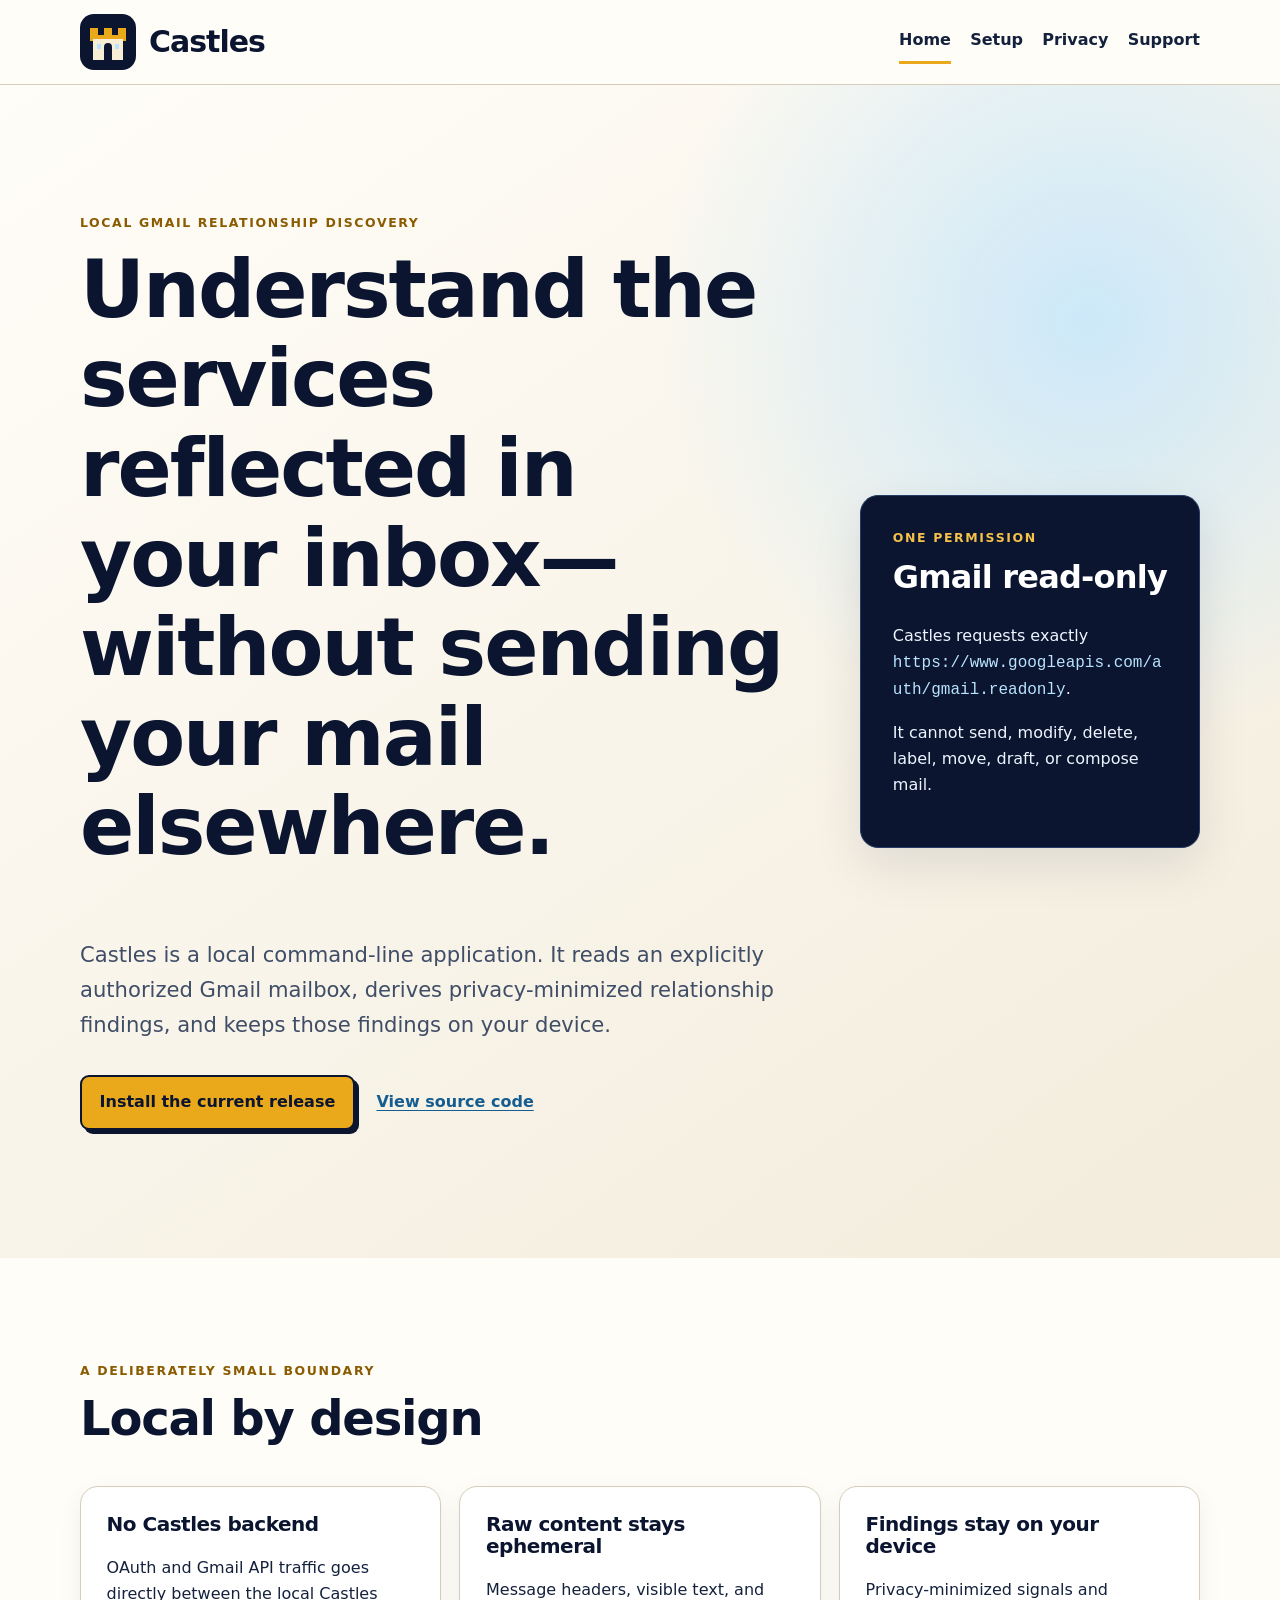
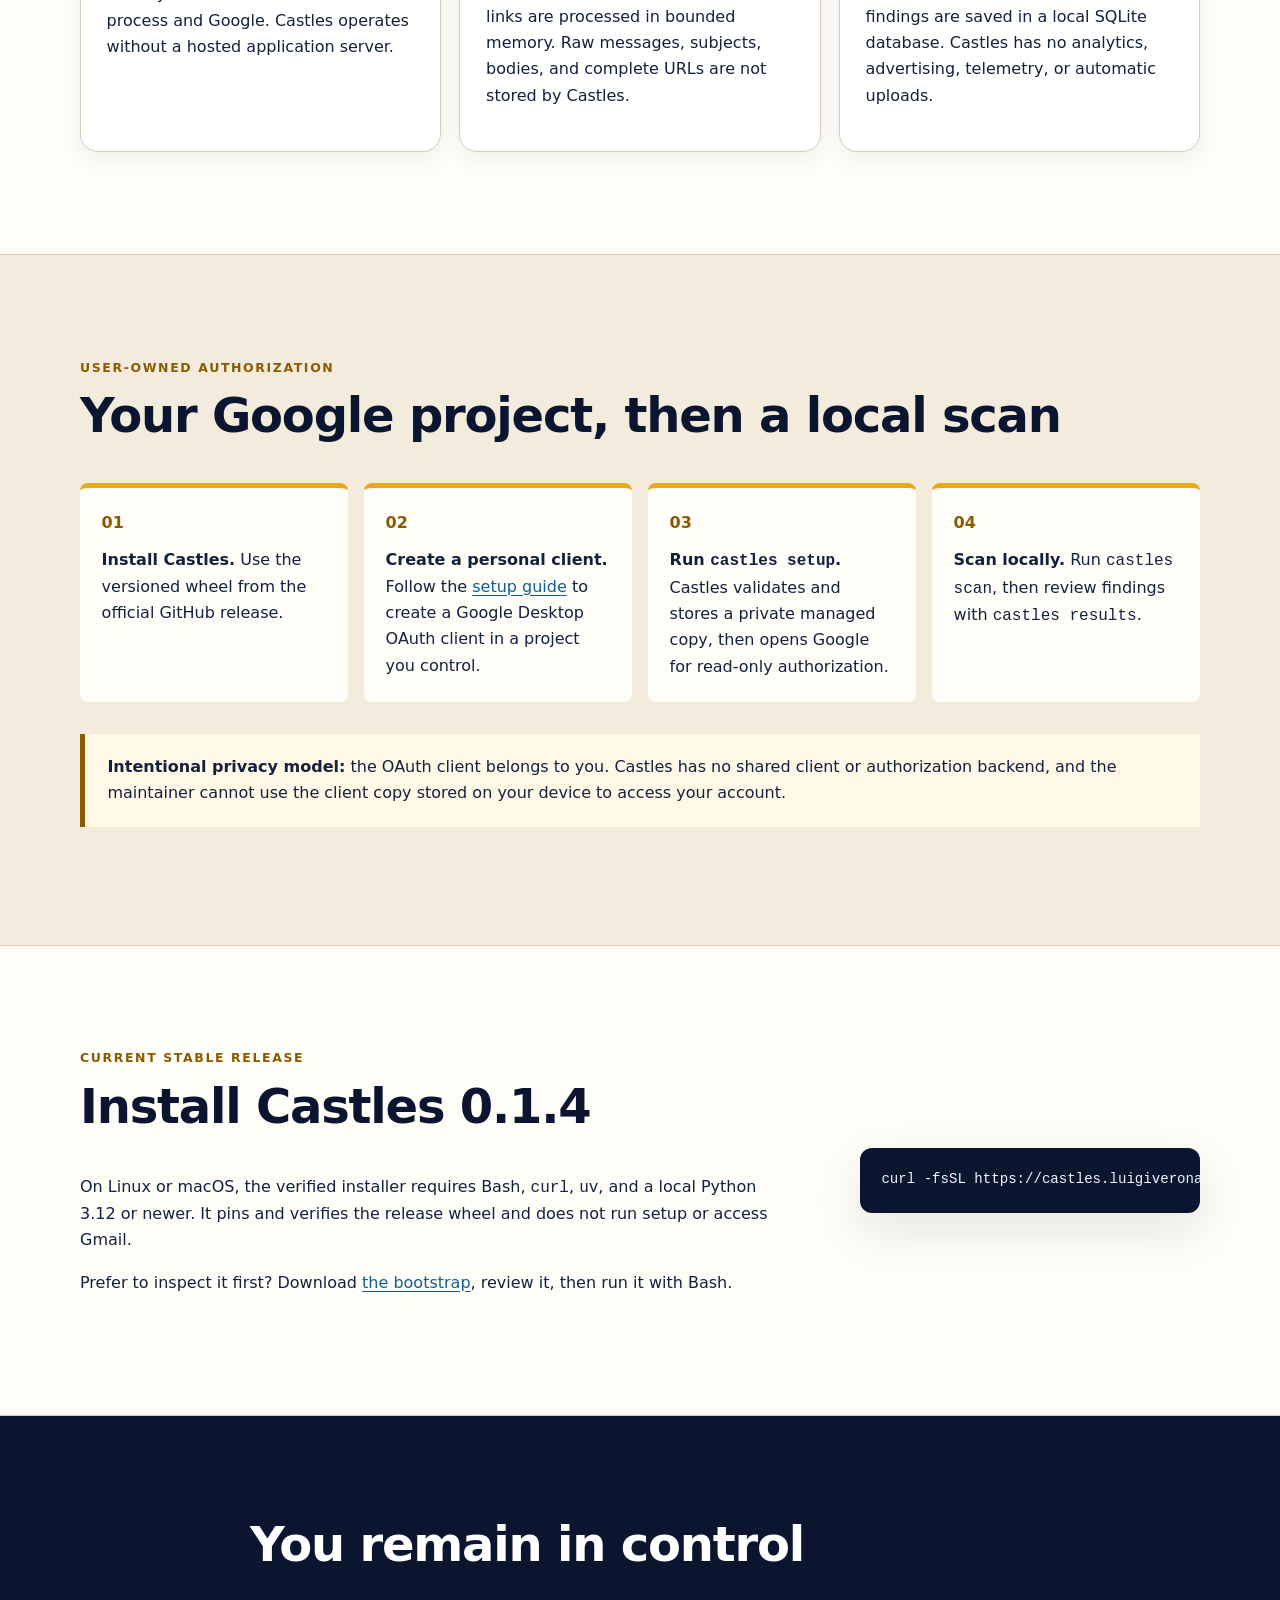
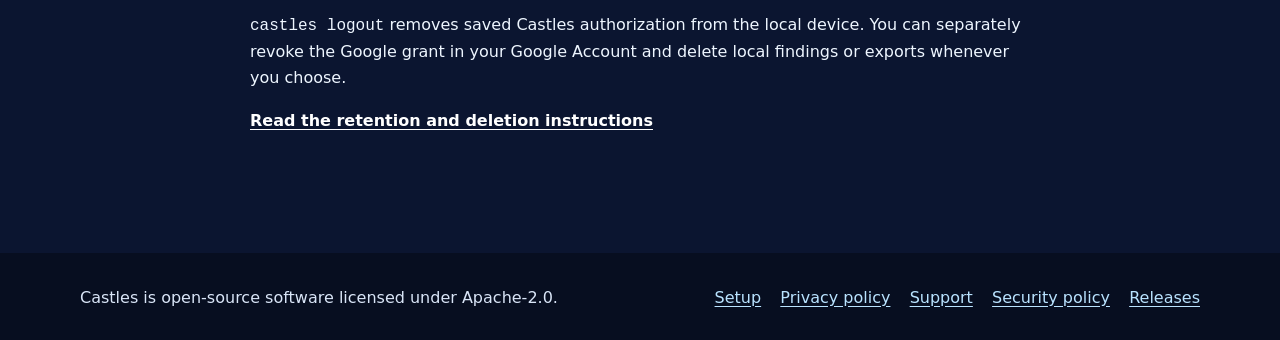
<file: site/index.html>
<!doctype html>
<html lang="en">
<head>
  <meta charset="utf-8">
  <meta name="viewport" content="width=device-width, initial-scale=1">
  <meta name="description" content="Castles is a local command-line application that discovers external entities and relationship indicators in an authorized Gmail mailbox.">
  <meta name="referrer" content="no-referrer">
  <meta http-equiv="Content-Security-Policy" content="default-src 'none'; style-src 'self'; img-src 'self'; script-src 'none'; connect-src 'none'; object-src 'none'; base-uri 'none'; form-action 'none'; frame-src 'none'">
  <link rel="canonical" href="https://castles.luigiverona.dev/">
  <link rel="icon" href="favicon.svg" type="image/svg+xml">
  <link rel="stylesheet" href="style.css">
  <title>Castles — local Gmail relationship discovery</title>
</head>
<body>
  <a class="skip" href="#main">Skip to content</a>
  <header class="site-header">
    <div class="wrap header-row">
      <a class="brand" href="index.html" aria-label="Castles home">
        <img src="logo.svg" width="224" height="56" alt="Castles">
      </a>
      <nav aria-label="Primary navigation">
        <a aria-current="page" href="index.html">Home</a>
        <a href="setup.html">Setup</a>
        <a href="privacy.html">Privacy</a>
        <a href="support.html">Support</a>
      </nav>
    </div>
  </header>

  <main id="main">
    <section class="hero">
      <div class="wrap hero-grid">
        <div>
          <p class="eyebrow">Local Gmail relationship discovery</p>
          <h1>Understand the services reflected in your inbox—without sending your mail elsewhere.</h1>
          <p class="lede">Castles is a local command-line application. It reads an explicitly authorized Gmail mailbox, derives privacy-minimized relationship findings, and keeps those findings on your device.</p>
          <div class="actions">
            <a class="button" href="#install">Install the current release</a>
            <a class="text-link" href="https://github.com/luigiverona/castles">View source code</a>
          </div>
        </div>
        <aside class="scope-card" aria-labelledby="scope-title">
          <p class="card-kicker">One permission</p>
          <h2 id="scope-title">Gmail read-only</h2>
          <p>Castles requests exactly <code>https://www.googleapis.com/auth/gmail.readonly</code>.</p>
          <p>It cannot send, modify, delete, label, move, draft, or compose mail.</p>
        </aside>
      </div>
    </section>

    <section class="section">
      <div class="wrap">
        <p class="eyebrow">A deliberately small boundary</p>
        <h2>Local by design</h2>
        <div class="cards">
          <article>
            <h3>No Castles backend</h3>
            <p>OAuth and Gmail API traffic goes directly between the local Castles process and Google. Castles operates without a hosted application server.</p>
          </article>
          <article>
            <h3>Raw content stays ephemeral</h3>
            <p>Message headers, visible text, and links are processed in bounded memory. Raw messages, subjects, bodies, and complete URLs are not stored by Castles.</p>
          </article>
          <article>
            <h3>Findings stay on your device</h3>
            <p>Privacy-minimized signals and findings are saved in a local SQLite database. Castles has no analytics, advertising, telemetry, or automatic uploads.</p>
          </article>
        </div>
      </div>
    </section>

    <section class="section steps" aria-labelledby="flow-title">
      <div class="wrap">
        <p class="eyebrow">User-owned authorization</p>
        <h2 id="flow-title">Your Google project, then a local scan</h2>
        <ol>
          <li><strong>Install Castles.</strong> Use the versioned wheel from the official GitHub release.</li>
          <li><strong>Create a personal client.</strong> Follow the <a href="setup.html">setup guide</a> to create a Google Desktop OAuth client in a project you control.</li>
          <li><strong>Run <code>castles setup</code>.</strong> Castles validates and stores a private managed copy, then opens Google for read-only authorization.</li>
          <li><strong>Scan locally.</strong> Run <code>castles scan</code>, then review findings with <code>castles results</code>.</li>
        </ol>
        <p class="notice"><strong>Intentional privacy model:</strong> the OAuth client belongs to you. Castles has no shared client or authorization backend, and the maintainer cannot use the client copy stored on your device to access your account.</p>
      </div>
    </section>

    <section class="section" id="install" aria-labelledby="install-title">
      <div class="wrap install-grid">
        <div>
          <p class="eyebrow">Current stable release</p>
          <h2 id="install-title">Install Castles 0.1.4</h2>
          <p>On Linux or macOS, the verified installer requires Bash, <code>curl</code>, <code>uv</code>, and a local Python 3.12 or newer. It pins and verifies the release wheel and does not run setup or access Gmail.</p>
          <p>Prefer to inspect it first? Download <a href="install">the bootstrap</a>, review it, then run it with Bash.</p>
        </div>
        <pre><code>curl -fsSL https://castles.luigiverona.dev/install | bash</code></pre>
      </div>
    </section>

    <section class="section revoke">
      <div class="wrap compact">
        <h2>You remain in control</h2>
        <p><code>castles logout</code> removes saved Castles authorization from the local device. You can separately revoke the Google grant in your Google Account and delete local findings or exports whenever you choose.</p>
        <p><a class="text-link" href="privacy.html#retention">Read the retention and deletion instructions</a></p>
      </div>
    </section>
  </main>

  <footer>
    <div class="wrap footer-grid">
      <p>Castles is open-source software licensed under Apache-2.0.</p>
      <nav aria-label="Footer navigation">
        <a href="setup.html">Setup</a>
        <a href="privacy.html">Privacy policy</a>
        <a href="support.html">Support</a>
        <a href="https://github.com/luigiverona/castles/security/policy">Security policy</a>
        <a href="https://github.com/luigiverona/castles/releases">Releases</a>
      </nav>
    </div>
  </footer>
</body>
</html>
</file>
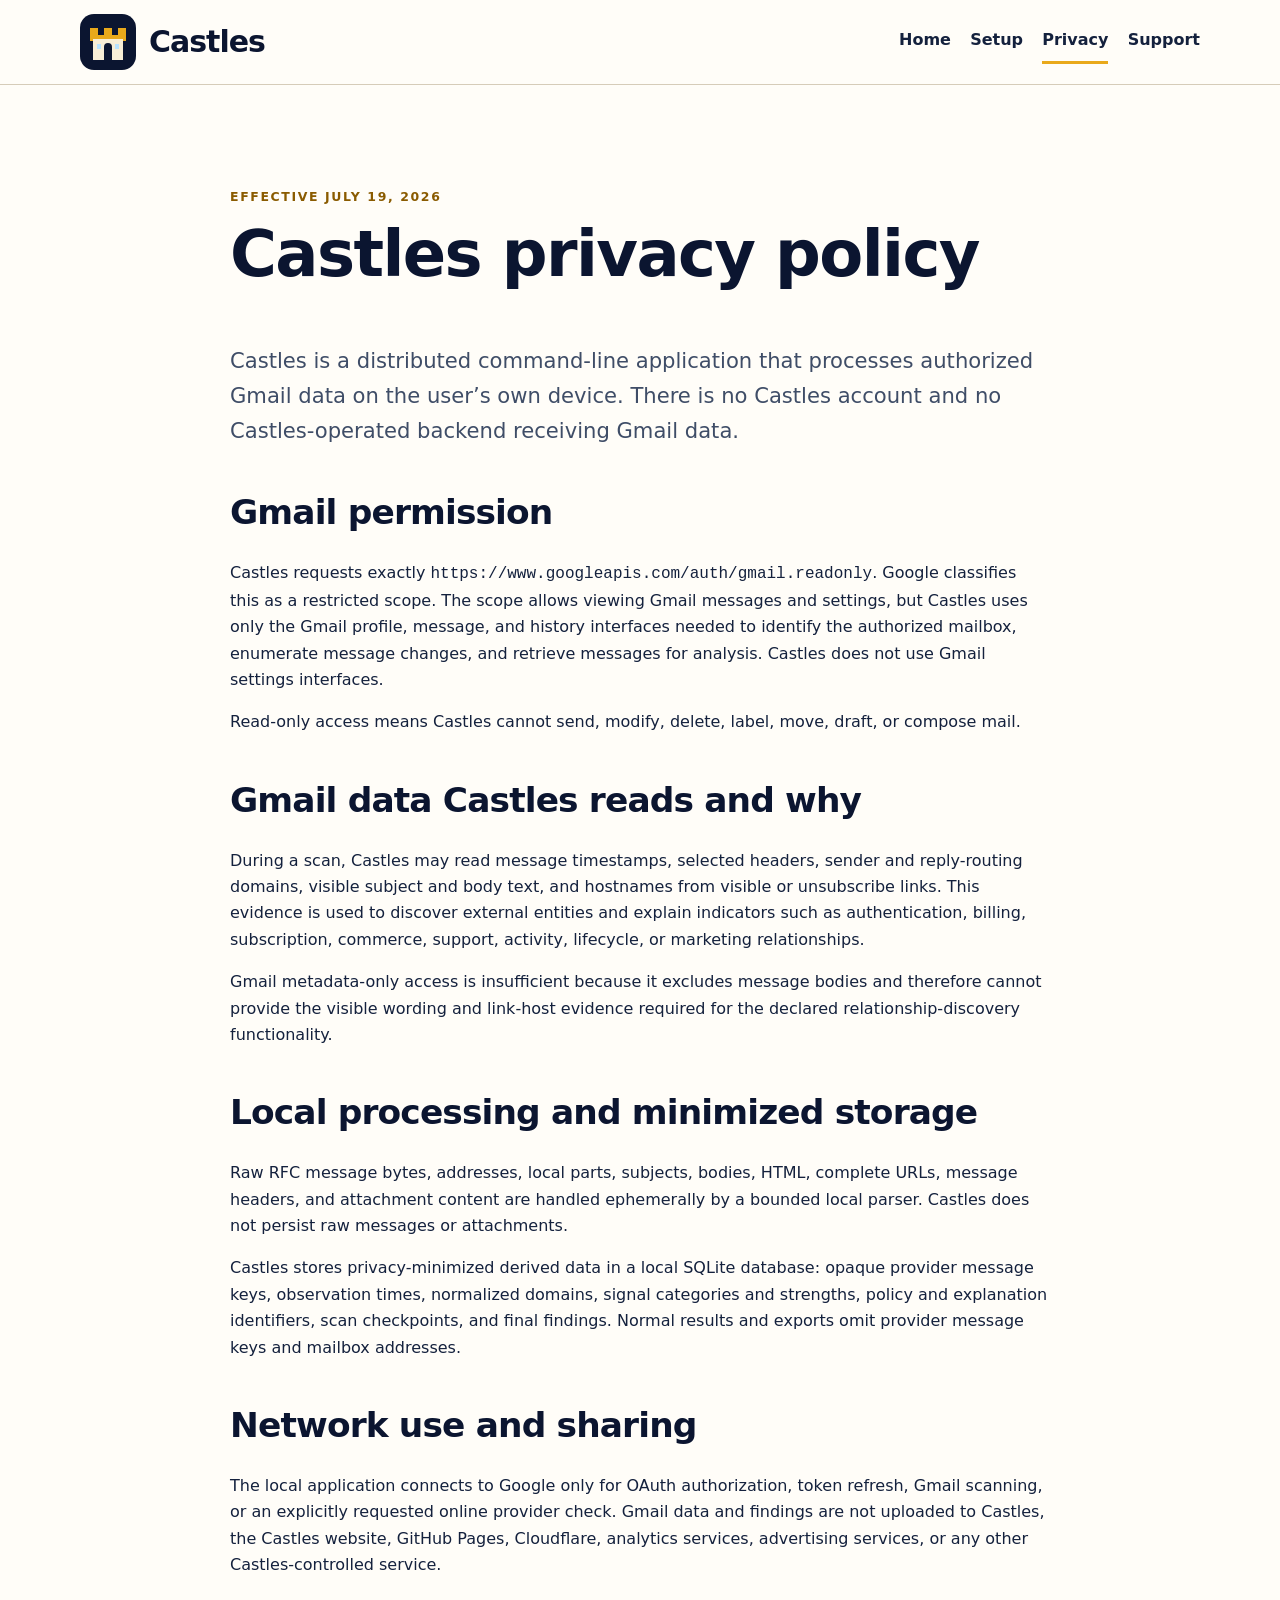
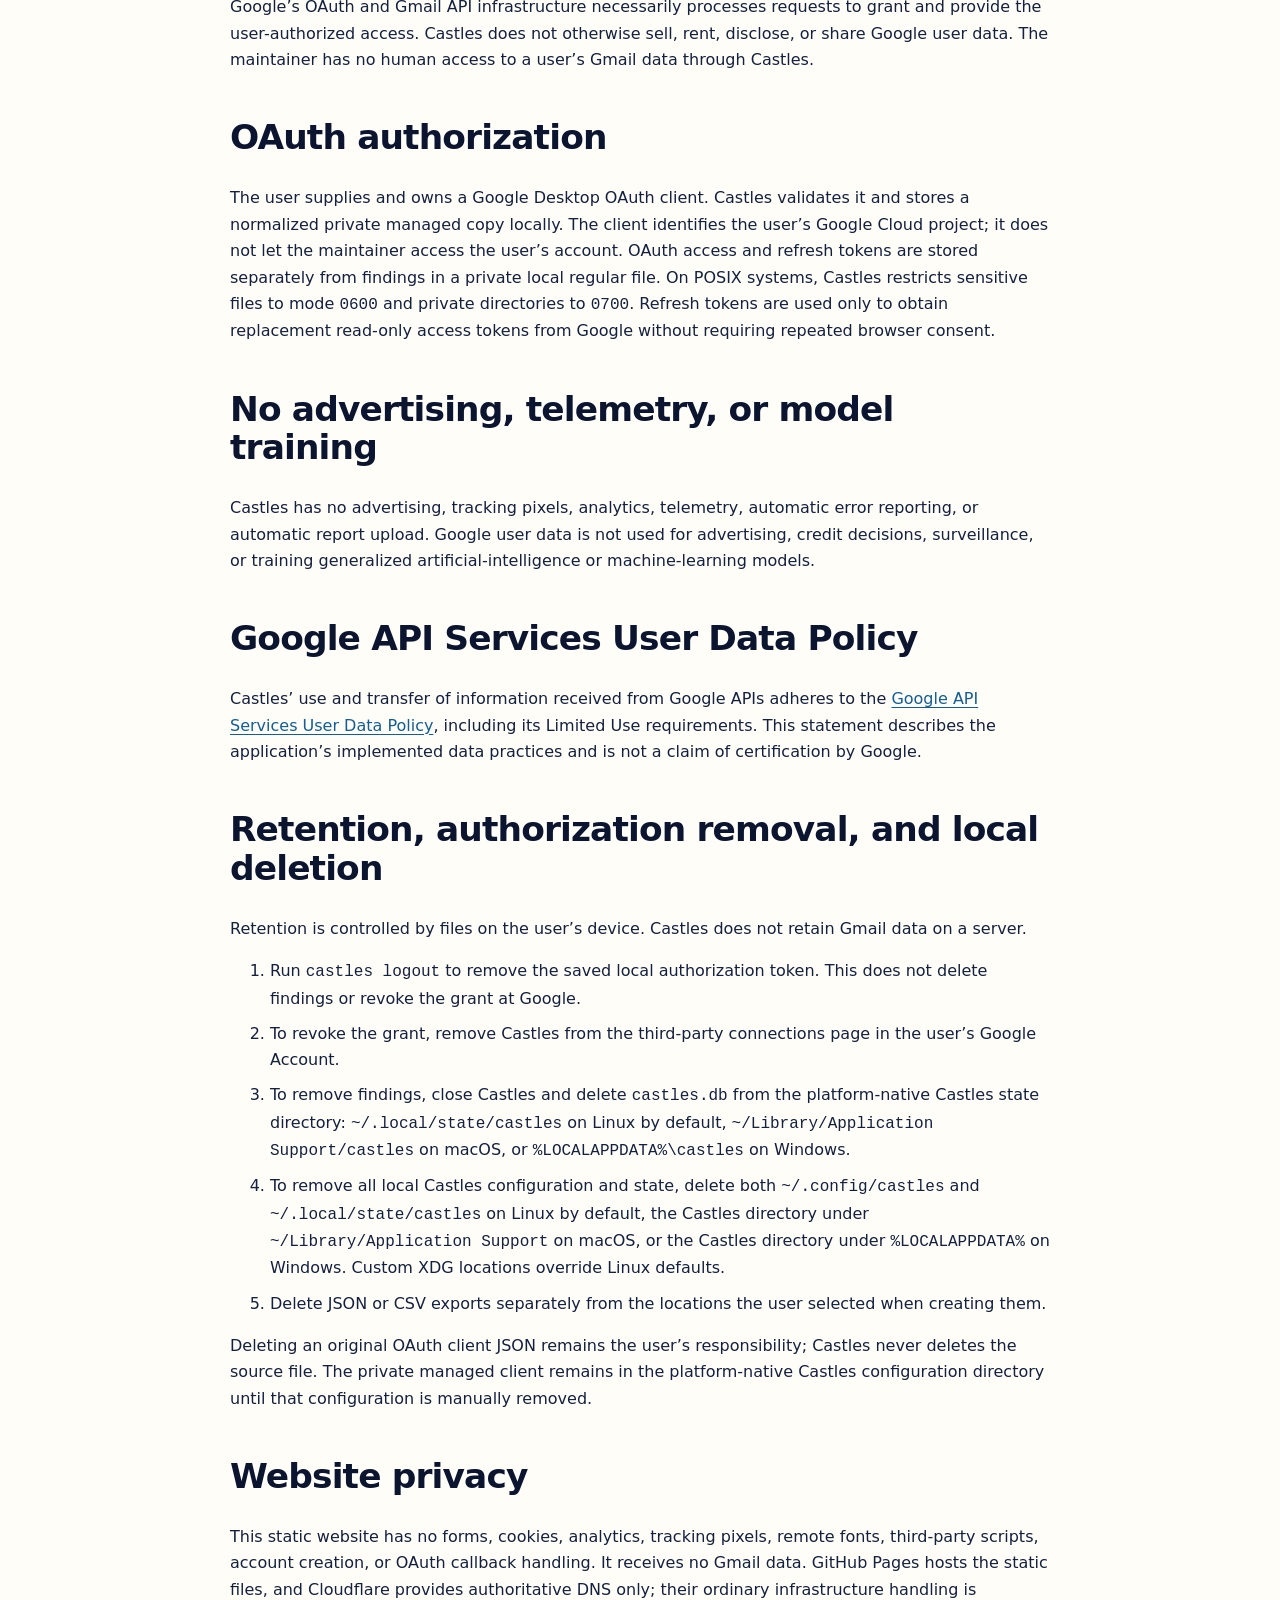
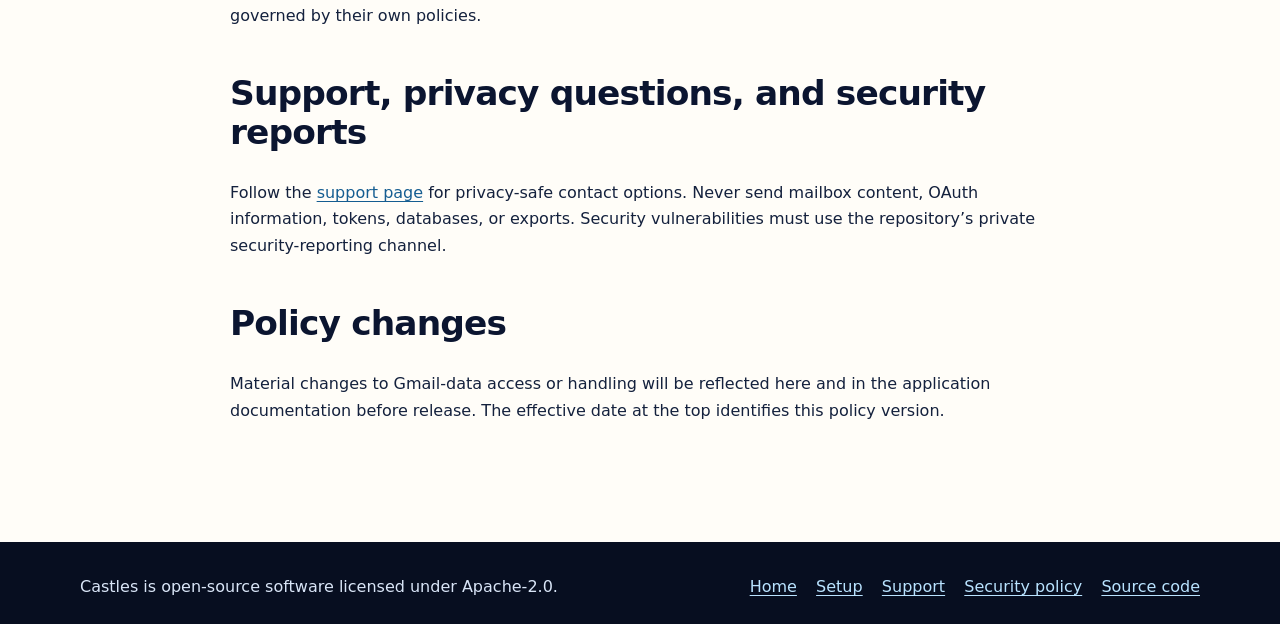
<file: site/privacy.html>
<!doctype html>
<html lang="en">
<head>
  <meta charset="utf-8">
  <meta name="viewport" content="width=device-width, initial-scale=1">
  <meta name="description" content="Privacy policy for Castles Gmail read-only access and local data processing.">
  <meta name="referrer" content="no-referrer">
  <meta http-equiv="Content-Security-Policy" content="default-src 'none'; style-src 'self'; img-src 'self'; script-src 'none'; connect-src 'none'; object-src 'none'; base-uri 'none'; form-action 'none'; frame-src 'none'">
  <link rel="canonical" href="https://castles.luigiverona.dev/privacy.html">
  <link rel="icon" href="favicon.svg" type="image/svg+xml">
  <link rel="stylesheet" href="style.css">
  <title>Privacy policy — Castles</title>
</head>
<body>
  <a class="skip" href="#main">Skip to content</a>
  <header class="site-header">
    <div class="wrap header-row">
      <a class="brand" href="index.html" aria-label="Castles home">
        <img src="logo.svg" width="224" height="56" alt="Castles">
      </a>
      <nav aria-label="Primary navigation">
        <a href="index.html">Home</a>
        <a href="setup.html">Setup</a>
        <a aria-current="page" href="privacy.html">Privacy</a>
        <a href="support.html">Support</a>
      </nav>
    </div>
  </header>

  <main id="main" class="policy">
    <article class="wrap prose">
      <p class="eyebrow">Effective July 19, 2026</p>
      <h1>Castles privacy policy</h1>
      <p class="lede">Castles is a distributed command-line application that processes authorized Gmail data on the user’s own device. There is no Castles account and no Castles-operated backend receiving Gmail data.</p>

      <h2>Gmail permission</h2>
      <p>Castles requests exactly <code>https://www.googleapis.com/auth/gmail.readonly</code>. Google classifies this as a restricted scope. The scope allows viewing Gmail messages and settings, but Castles uses only the Gmail profile, message, and history interfaces needed to identify the authorized mailbox, enumerate message changes, and retrieve messages for analysis. Castles does not use Gmail settings interfaces.</p>
      <p>Read-only access means Castles cannot send, modify, delete, label, move, draft, or compose mail.</p>

      <h2>Gmail data Castles reads and why</h2>
      <p>During a scan, Castles may read message timestamps, selected headers, sender and reply-routing domains, visible subject and body text, and hostnames from visible or unsubscribe links. This evidence is used to discover external entities and explain indicators such as authentication, billing, subscription, commerce, support, activity, lifecycle, or marketing relationships.</p>
      <p>Gmail metadata-only access is insufficient because it excludes message bodies and therefore cannot provide the visible wording and link-host evidence required for the declared relationship-discovery functionality.</p>

      <h2>Local processing and minimized storage</h2>
      <p>Raw RFC message bytes, addresses, local parts, subjects, bodies, HTML, complete URLs, message headers, and attachment content are handled ephemerally by a bounded local parser. Castles does not persist raw messages or attachments.</p>
      <p>Castles stores privacy-minimized derived data in a local SQLite database: opaque provider message keys, observation times, normalized domains, signal categories and strengths, policy and explanation identifiers, scan checkpoints, and final findings. Normal results and exports omit provider message keys and mailbox addresses.</p>

      <h2>Network use and sharing</h2>
      <p>The local application connects to Google only for OAuth authorization, token refresh, Gmail scanning, or an explicitly requested online provider check. Gmail data and findings are not uploaded to Castles, the Castles website, GitHub Pages, Cloudflare, analytics services, advertising services, or any other Castles-controlled service.</p>
      <p>Google’s OAuth and Gmail API infrastructure necessarily processes requests to grant and provide the user-authorized access. Castles does not otherwise sell, rent, disclose, or share Google user data. The maintainer has no human access to a user’s Gmail data through Castles.</p>

      <h2>OAuth authorization</h2>
      <p>The user supplies and owns a Google Desktop OAuth client. Castles validates it and stores a normalized private managed copy locally. The client identifies the user’s Google Cloud project; it does not let the maintainer access the user’s account. OAuth access and refresh tokens are stored separately from findings in a private local regular file. On POSIX systems, Castles restricts sensitive files to mode <code>0600</code> and private directories to <code>0700</code>. Refresh tokens are used only to obtain replacement read-only access tokens from Google without requiring repeated browser consent.</p>

      <h2>No advertising, telemetry, or model training</h2>
      <p>Castles has no advertising, tracking pixels, analytics, telemetry, automatic error reporting, or automatic report upload. Google user data is not used for advertising, credit decisions, surveillance, or training generalized artificial-intelligence or machine-learning models.</p>

      <h2>Google API Services User Data Policy</h2>
      <p>Castles’ use and transfer of information received from Google APIs adheres to the <a href="https://developers.google.com/terms/api-services-user-data-policy">Google API Services User Data Policy</a>, including its Limited Use requirements. This statement describes the application’s implemented data practices and is not a claim of certification by Google.</p>

      <h2 id="retention">Retention, authorization removal, and local deletion</h2>
      <p>Retention is controlled by files on the user’s device. Castles does not retain Gmail data on a server.</p>
      <ol>
        <li>Run <code>castles logout</code> to remove the saved local authorization token. This does not delete findings or revoke the grant at Google.</li>
        <li>To revoke the grant, remove Castles from the third-party connections page in the user’s Google Account.</li>
        <li>To remove findings, close Castles and delete <code>castles.db</code> from the platform-native Castles state directory: <code>~/.local/state/castles</code> on Linux by default, <code>~/Library/Application Support/castles</code> on macOS, or <code>%LOCALAPPDATA%\castles</code> on Windows.</li>
        <li>To remove all local Castles configuration and state, delete both <code>~/.config/castles</code> and <code>~/.local/state/castles</code> on Linux by default, the Castles directory under <code>~/Library/Application Support</code> on macOS, or the Castles directory under <code>%LOCALAPPDATA%</code> on Windows. Custom XDG locations override Linux defaults.</li>
        <li>Delete JSON or CSV exports separately from the locations the user selected when creating them.</li>
      </ol>
      <p>Deleting an original OAuth client JSON remains the user’s responsibility; Castles never deletes the source file. The private managed client remains in the platform-native Castles configuration directory until that configuration is manually removed.</p>

      <h2>Website privacy</h2>
      <p>This static website has no forms, cookies, analytics, tracking pixels, remote fonts, third-party scripts, account creation, or OAuth callback handling. It receives no Gmail data. GitHub Pages hosts the static files, and Cloudflare provides authoritative DNS only; their ordinary infrastructure handling is governed by their own policies.</p>

      <h2>Support, privacy questions, and security reports</h2>
      <p>Follow the <a href="support.html">support page</a> for privacy-safe contact options. Never send mailbox content, OAuth information, tokens, databases, or exports. Security vulnerabilities must use the repository’s private security-reporting channel.</p>

      <h2>Policy changes</h2>
      <p>Material changes to Gmail-data access or handling will be reflected here and in the application documentation before release. The effective date at the top identifies this policy version.</p>
    </article>
  </main>

  <footer>
    <div class="wrap footer-grid">
      <p>Castles is open-source software licensed under Apache-2.0.</p>
      <nav aria-label="Footer navigation">
        <a href="index.html">Home</a>
        <a href="setup.html">Setup</a>
        <a href="support.html">Support</a>
        <a href="https://github.com/luigiverona/castles/security/policy">Security policy</a>
        <a href="https://github.com/luigiverona/castles">Source code</a>
      </nav>
    </div>
  </footer>
</body>
</html>
</file>
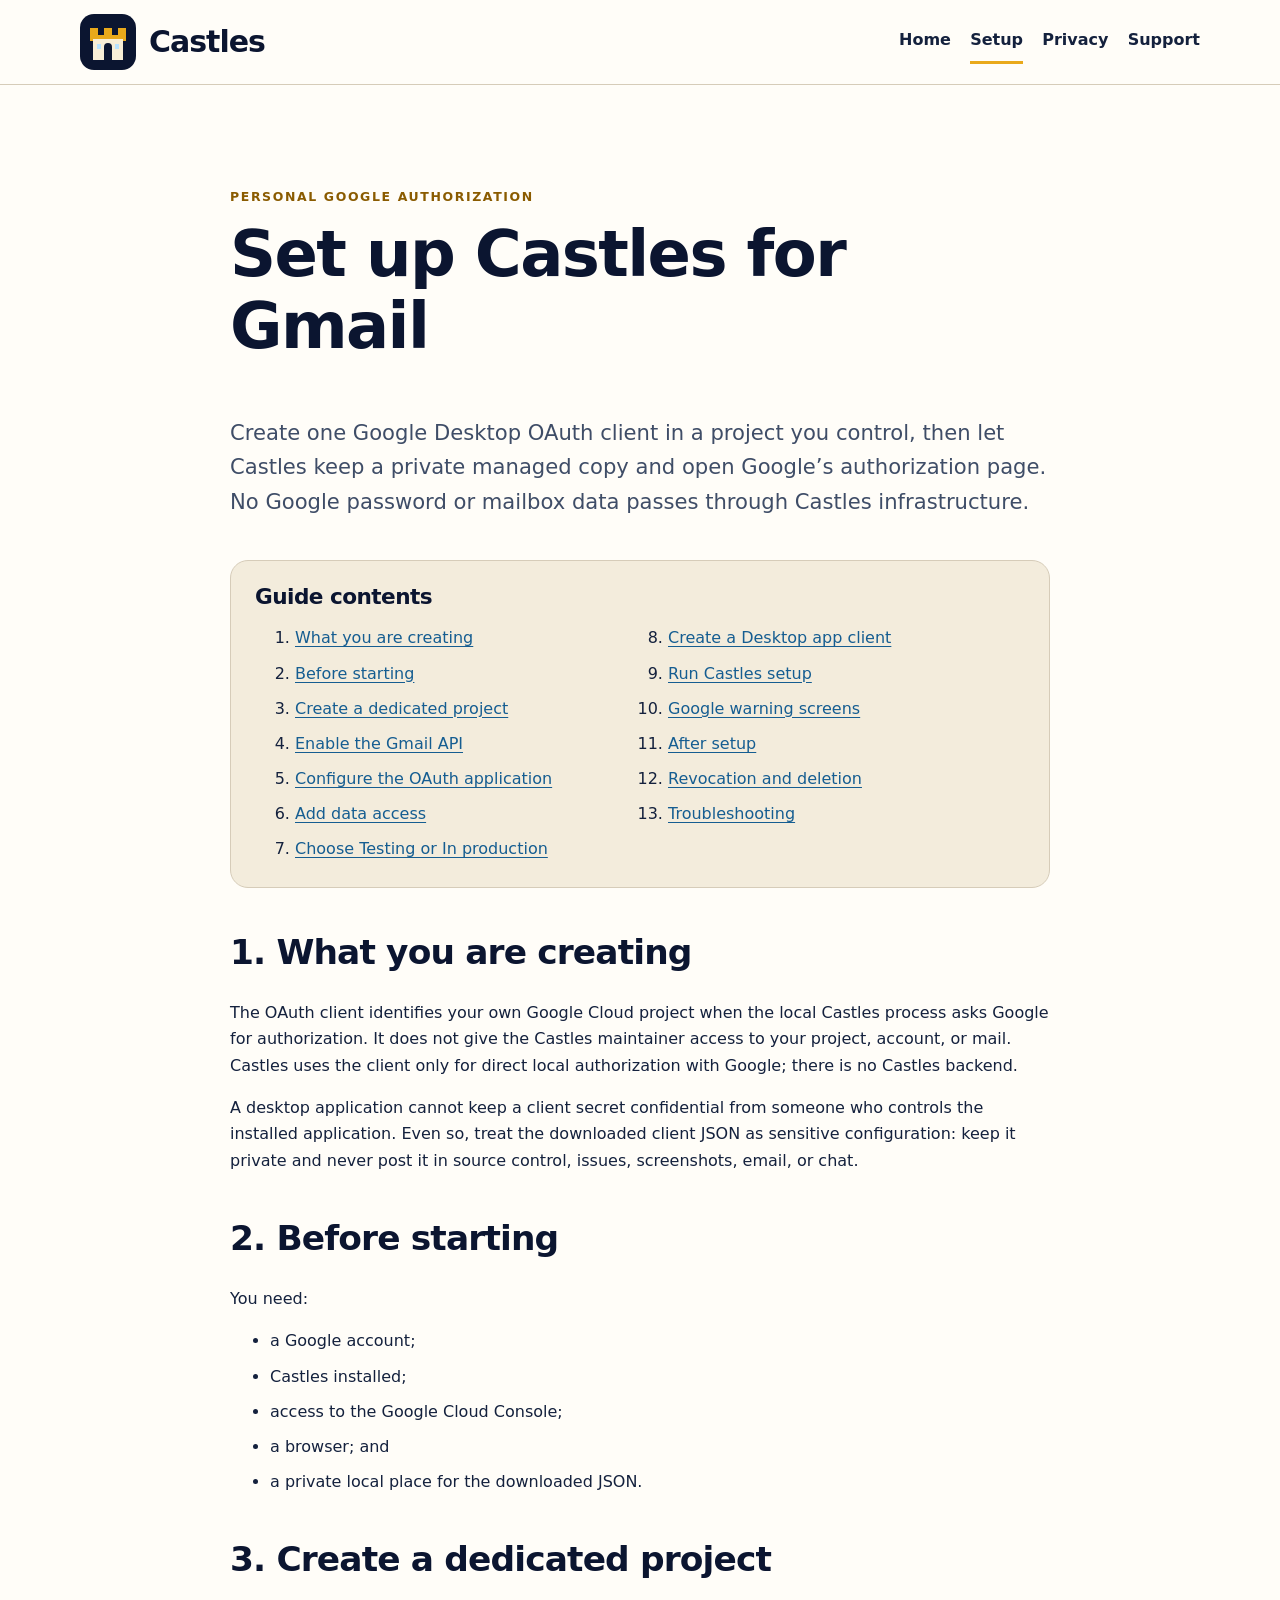
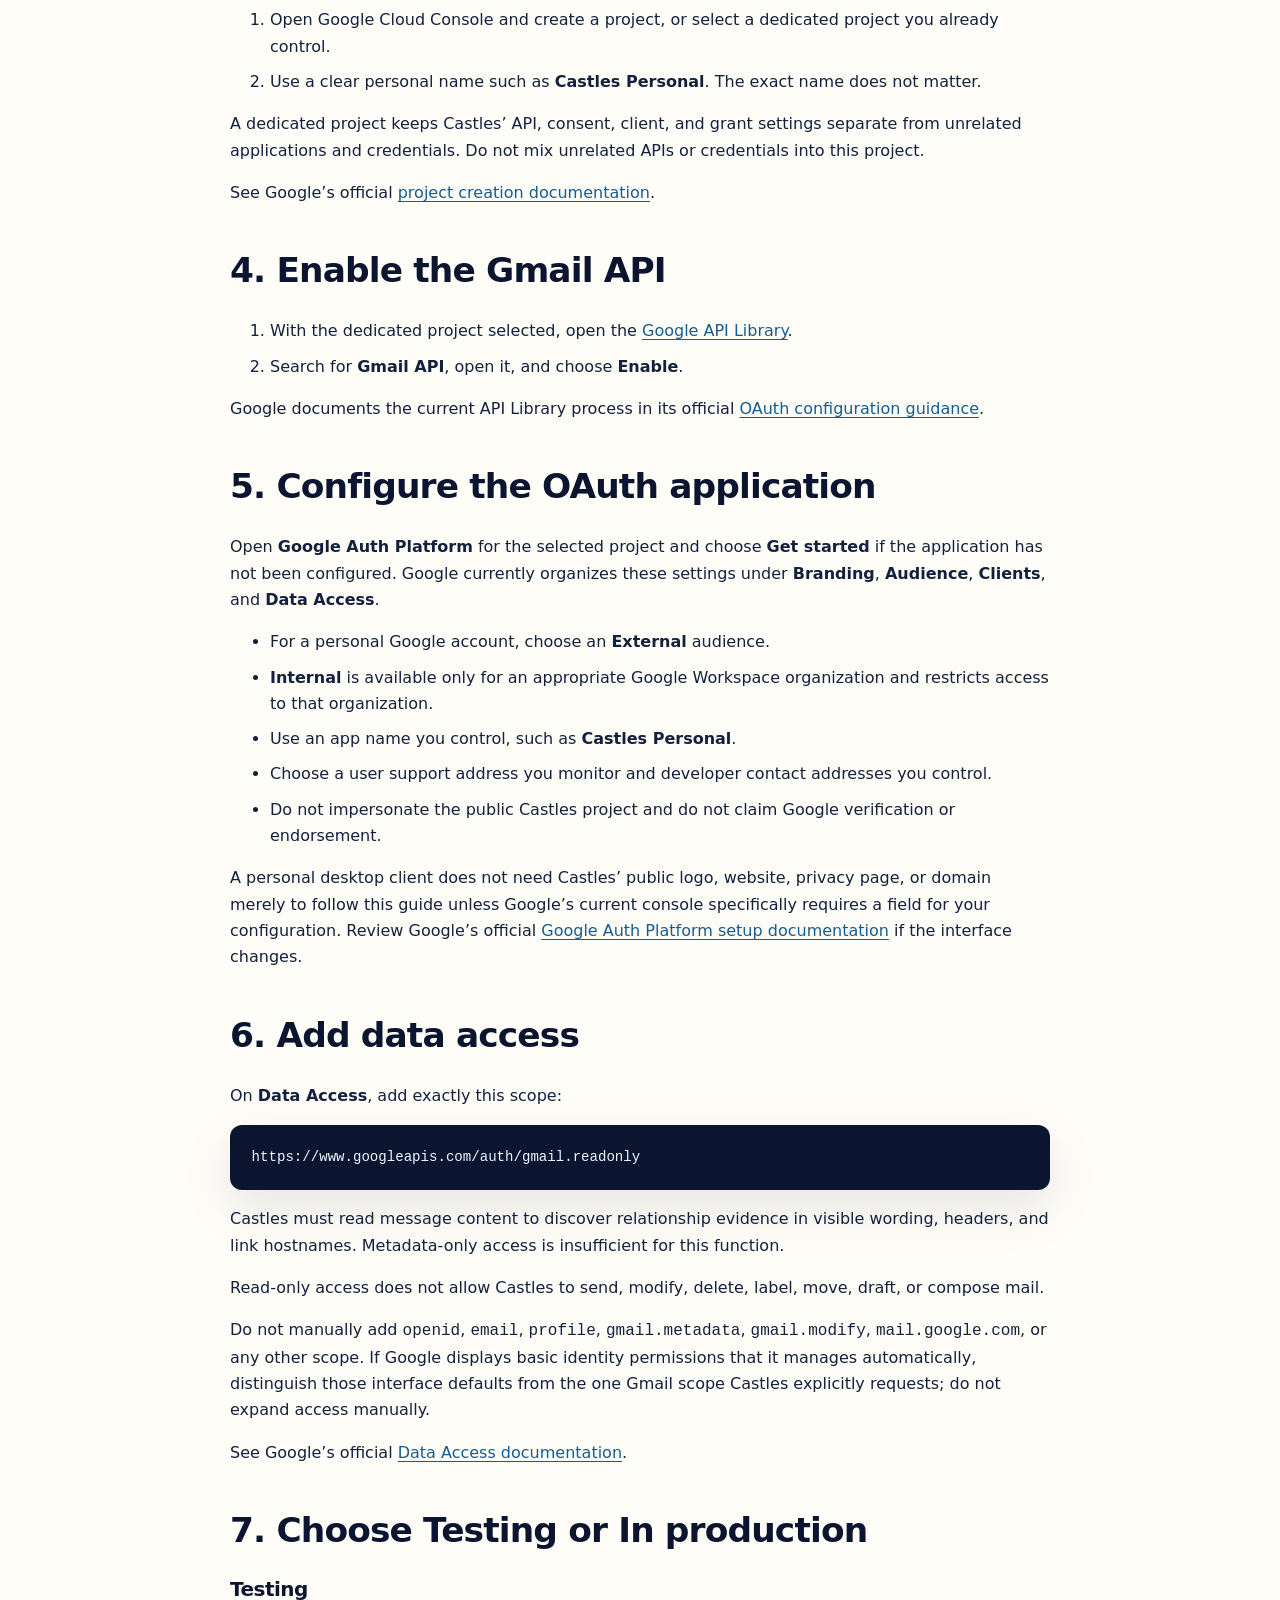
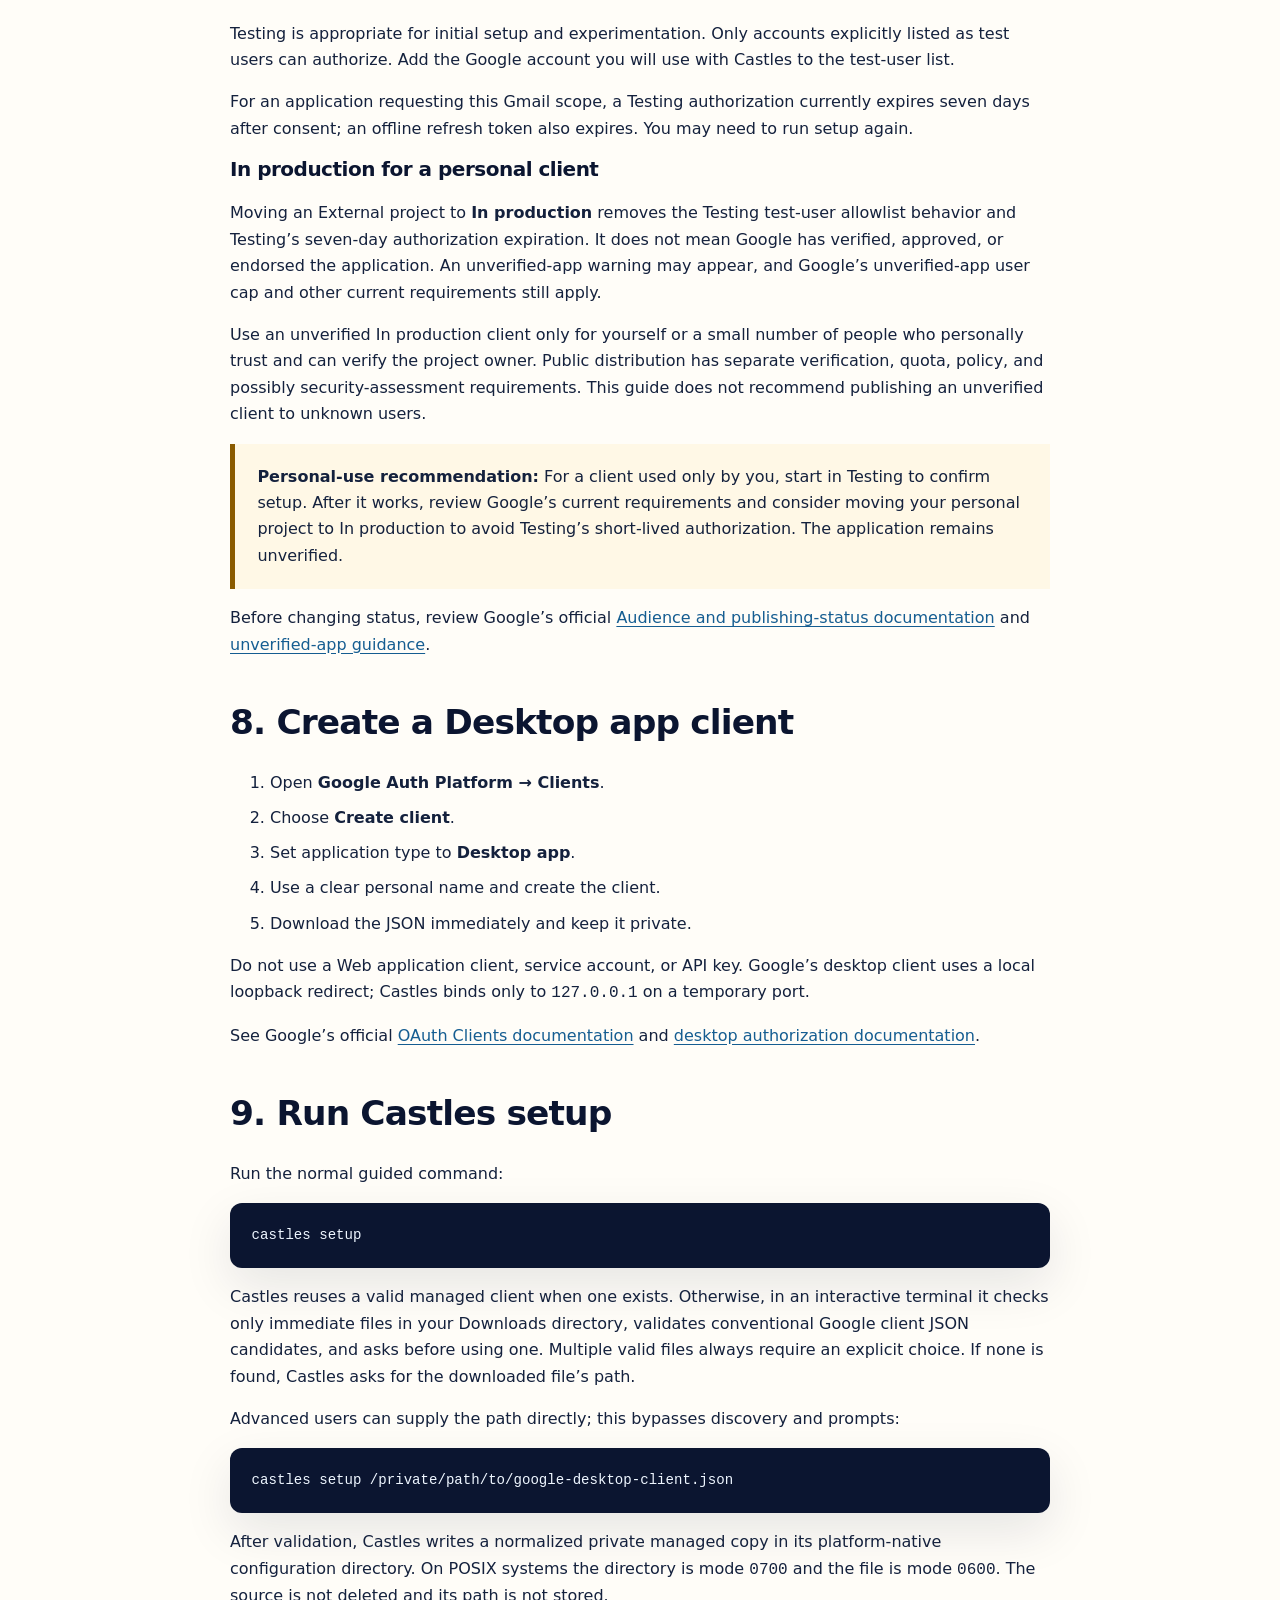
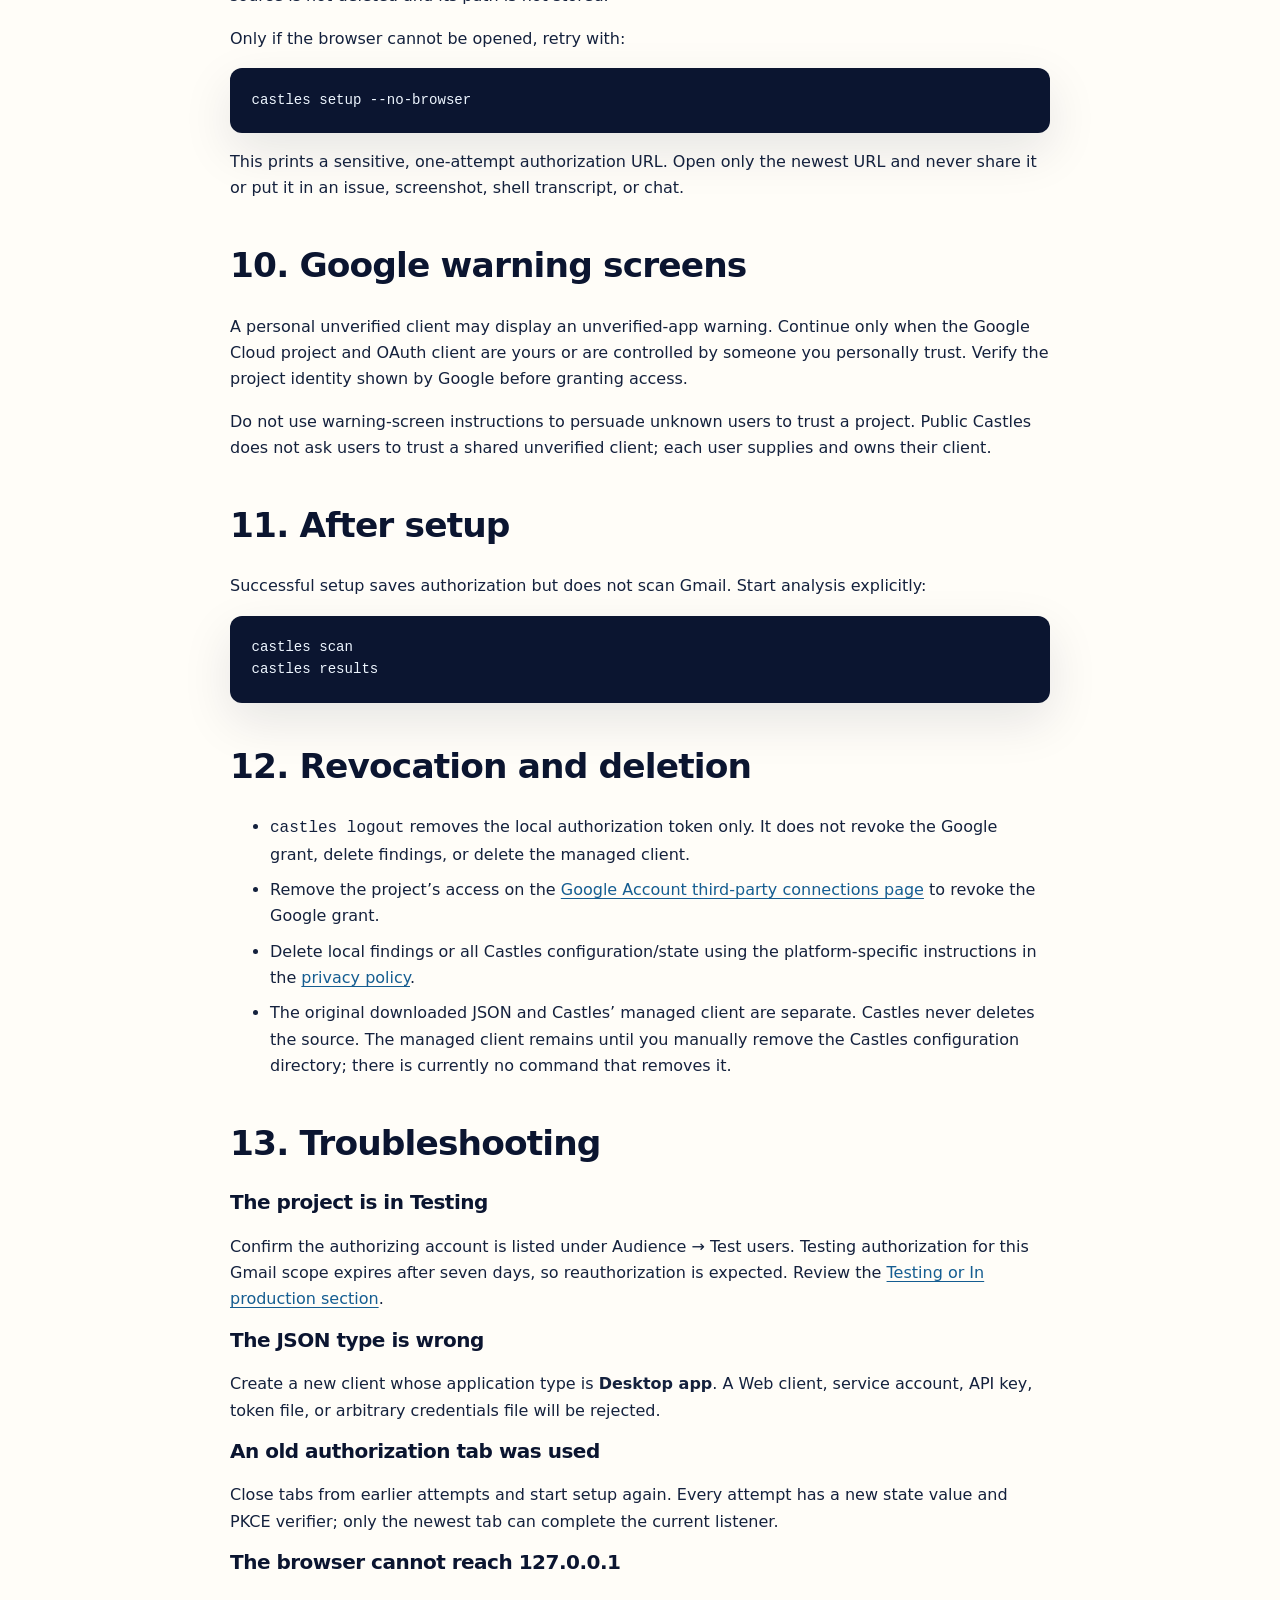
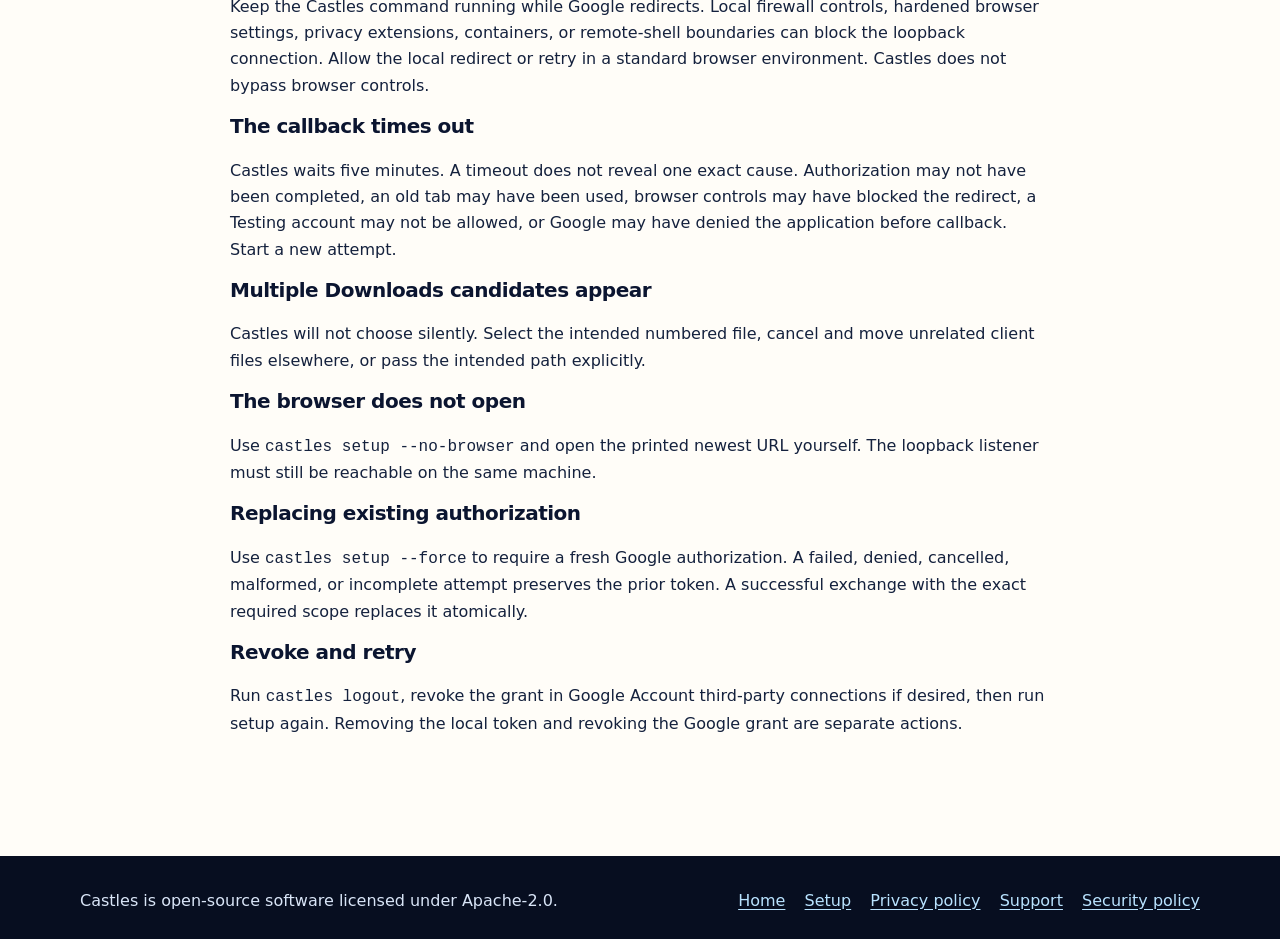
<file: site/setup.html>
<!doctype html>
<html lang="en">
<head>
  <meta charset="utf-8">
  <meta name="viewport" content="width=device-width, initial-scale=1">
  <meta name="description" content="Create a personal Google Desktop OAuth client and authorize Castles for read-only Gmail access.">
  <meta name="referrer" content="no-referrer">
  <meta http-equiv="Content-Security-Policy" content="default-src 'none'; style-src 'self'; img-src 'self'; script-src 'none'; connect-src 'none'; object-src 'none'; base-uri 'none'; form-action 'none'; frame-src 'none'">
  <link rel="canonical" href="https://castles.luigiverona.dev/setup.html">
  <link rel="icon" href="favicon.svg" type="image/svg+xml">
  <link rel="stylesheet" href="style.css">
  <title>Google OAuth setup — Castles</title>
</head>
<body>
  <a class="skip" href="#main">Skip to content</a>
  <header class="site-header">
    <div class="wrap header-row">
      <a class="brand" href="index.html" aria-label="Castles home">
        <img src="logo.svg" width="224" height="56" alt="Castles">
      </a>
      <nav aria-label="Primary navigation">
        <a href="index.html">Home</a>
        <a aria-current="page" href="setup.html">Setup</a>
        <a href="privacy.html">Privacy</a>
        <a href="support.html">Support</a>
      </nav>
    </div>
  </header>

  <main id="main" class="policy">
    <article class="wrap prose">
      <p class="eyebrow">Personal Google authorization</p>
      <h1>Set up Castles for Gmail</h1>
      <p class="lede">Create one Google Desktop OAuth client in a project you control, then let Castles keep a private managed copy and open Google’s authorization page. No Google password or mailbox data passes through Castles infrastructure.</p>

      <nav class="contents" aria-label="Setup guide contents">
        <h2>Guide contents</h2>
        <ol>
          <li><a href="#what-you-create">What you are creating</a></li>
          <li><a href="#before-starting">Before starting</a></li>
          <li><a href="#project">Create a dedicated project</a></li>
          <li><a href="#gmail-api">Enable the Gmail API</a></li>
          <li><a href="#oauth-application">Configure the OAuth application</a></li>
          <li><a href="#data-access">Add data access</a></li>
          <li><a href="#testing-or-in-production">Choose Testing or In production</a></li>
          <li><a href="#desktop-client">Create a Desktop app client</a></li>
          <li><a href="#run-setup">Run Castles setup</a></li>
          <li><a href="#warning-screens">Google warning screens</a></li>
          <li><a href="#after-setup">After setup</a></li>
          <li><a href="#revocation">Revocation and deletion</a></li>
          <li><a href="#troubleshooting">Troubleshooting</a></li>
        </ol>
      </nav>

      <h2 id="what-you-create">1. What you are creating</h2>
      <p>The OAuth client identifies your own Google Cloud project when the local Castles process asks Google for authorization. It does not give the Castles maintainer access to your project, account, or mail. Castles uses the client only for direct local authorization with Google; there is no Castles backend.</p>
      <p>A desktop application cannot keep a client secret confidential from someone who controls the installed application. Even so, treat the downloaded client JSON as sensitive configuration: keep it private and never post it in source control, issues, screenshots, email, or chat.</p>

      <h2 id="before-starting">2. Before starting</h2>
      <p>You need:</p>
      <ul>
        <li>a Google account;</li>
        <li>Castles installed;</li>
        <li>access to the Google Cloud Console;</li>
        <li>a browser; and</li>
        <li>a private local place for the downloaded JSON.</li>
      </ul>

      <h2 id="project">3. Create a dedicated project</h2>
      <ol>
        <li>Open Google Cloud Console and create a project, or select a dedicated project you already control.</li>
        <li>Use a clear personal name such as <strong>Castles Personal</strong>. The exact name does not matter.</li>
      </ol>
      <p>A dedicated project keeps Castles’ API, consent, client, and grant settings separate from unrelated applications and credentials. Do not mix unrelated APIs or credentials into this project.</p>
      <p>See Google’s official <a href="https://docs.cloud.google.com/resource-manager/docs/creating-managing-projects">project creation documentation</a>.</p>

      <h2 id="gmail-api">4. Enable the Gmail API</h2>
      <ol>
        <li>With the dedicated project selected, open the <a href="https://console.cloud.google.com/apis/library">Google API Library</a>.</li>
        <li>Search for <strong>Gmail API</strong>, open it, and choose <strong>Enable</strong>.</li>
      </ol>
      <p>Google documents the current API Library process in its official <a href="https://support.google.com/cloud/answer/13461325">OAuth configuration guidance</a>.</p>

      <h2 id="oauth-application">5. Configure the OAuth application</h2>
      <p>Open <strong>Google Auth Platform</strong> for the selected project and choose <strong>Get started</strong> if the application has not been configured. Google currently organizes these settings under <strong>Branding</strong>, <strong>Audience</strong>, <strong>Clients</strong>, and <strong>Data Access</strong>.</p>
      <ul>
        <li>For a personal Google account, choose an <strong>External</strong> audience.</li>
        <li><strong>Internal</strong> is available only for an appropriate Google Workspace organization and restricts access to that organization.</li>
        <li>Use an app name you control, such as <strong>Castles Personal</strong>.</li>
        <li>Choose a user support address you monitor and developer contact addresses you control.</li>
        <li>Do not impersonate the public Castles project and do not claim Google verification or endorsement.</li>
      </ul>
      <p>A personal desktop client does not need Castles’ public logo, website, privacy page, or domain merely to follow this guide unless Google’s current console specifically requires a field for your configuration. Review Google’s official <a href="https://support.google.com/cloud/answer/15544987">Google Auth Platform setup documentation</a> if the interface changes.</p>

      <h2 id="data-access">6. Add data access</h2>
      <p>On <strong>Data Access</strong>, add exactly this scope:</p>
      <pre><code>https://www.googleapis.com/auth/gmail.readonly</code></pre>
      <p>Castles must read message content to discover relationship evidence in visible wording, headers, and link hostnames. Metadata-only access is insufficient for this function.</p>
      <p>Read-only access does not allow Castles to send, modify, delete, label, move, draft, or compose mail.</p>
      <p>Do not manually add <code>openid</code>, <code>email</code>, <code>profile</code>, <code>gmail.metadata</code>, <code>gmail.modify</code>, <code>mail.google.com</code>, or any other scope. If Google displays basic identity permissions that it manages automatically, distinguish those interface defaults from the one Gmail scope Castles explicitly requests; do not expand access manually.</p>
      <p>See Google’s official <a href="https://support.google.com/cloud/answer/15549135">Data Access documentation</a>.</p>

      <h2 id="testing-or-in-production">7. Choose Testing or In production</h2>
      <h3>Testing</h3>
      <p>Testing is appropriate for initial setup and experimentation. Only accounts explicitly listed as test users can authorize. Add the Google account you will use with Castles to the test-user list.</p>
      <p>For an application requesting this Gmail scope, a Testing authorization currently expires seven days after consent; an offline refresh token also expires. You may need to run setup again.</p>

      <h3>In production for a personal client</h3>
      <p>Moving an External project to <strong>In production</strong> removes the Testing test-user allowlist behavior and Testing’s seven-day authorization expiration. It does not mean Google has verified, approved, or endorsed the application. An unverified-app warning may appear, and Google’s unverified-app user cap and other current requirements still apply.</p>
      <p>Use an unverified In production client only for yourself or a small number of people who personally trust and can verify the project owner. Public distribution has separate verification, quota, policy, and possibly security-assessment requirements. This guide does not recommend publishing an unverified client to unknown users.</p>

      <aside class="notice" aria-label="Personal-use recommendation">
        <strong>Personal-use recommendation:</strong> For a client used only by you, start in Testing to confirm setup. After it works, review Google’s current requirements and consider moving your personal project to In production to avoid Testing’s short-lived authorization. The application remains unverified.
      </aside>
      <p>Before changing status, review Google’s official <a href="https://support.google.com/cloud/answer/15549945">Audience and publishing-status documentation</a> and <a href="https://support.google.com/cloud/answer/7454865">unverified-app guidance</a>.</p>

      <h2 id="desktop-client">8. Create a Desktop app client</h2>
      <ol>
        <li>Open <strong>Google Auth Platform → Clients</strong>.</li>
        <li>Choose <strong>Create client</strong>.</li>
        <li>Set application type to <strong>Desktop app</strong>.</li>
        <li>Use a clear personal name and create the client.</li>
        <li>Download the JSON immediately and keep it private.</li>
      </ol>
      <p>Do not use a Web application client, service account, or API key. Google’s desktop client uses a local loopback redirect; Castles binds only to <code>127.0.0.1</code> on a temporary port.</p>
      <p>See Google’s official <a href="https://support.google.com/cloud/answer/15549257">OAuth Clients documentation</a> and <a href="https://developers.google.com/identity/protocols/oauth2/native-app">desktop authorization documentation</a>.</p>

      <h2 id="run-setup">9. Run Castles setup</h2>
      <p>Run the normal guided command:</p>
      <pre><code>castles setup</code></pre>
      <p>Castles reuses a valid managed client when one exists. Otherwise, in an interactive terminal it checks only immediate files in your Downloads directory, validates conventional Google client JSON candidates, and asks before using one. Multiple valid files always require an explicit choice. If none is found, Castles asks for the downloaded file’s path.</p>
      <p>Advanced users can supply the path directly; this bypasses discovery and prompts:</p>
      <pre><code>castles setup /private/path/to/google-desktop-client.json</code></pre>
      <p>After validation, Castles writes a normalized private managed copy in its platform-native configuration directory. On POSIX systems the directory is mode <code>0700</code> and the file is mode <code>0600</code>. The source is not deleted and its path is not stored.</p>
      <p>Only if the browser cannot be opened, retry with:</p>
      <pre><code>castles setup --no-browser</code></pre>
      <p>This prints a sensitive, one-attempt authorization URL. Open only the newest URL and never share it or put it in an issue, screenshot, shell transcript, or chat.</p>

      <h2 id="warning-screens">10. Google warning screens</h2>
      <p>A personal unverified client may display an unverified-app warning. Continue only when the Google Cloud project and OAuth client are yours or are controlled by someone you personally trust. Verify the project identity shown by Google before granting access.</p>
      <p>Do not use warning-screen instructions to persuade unknown users to trust a project. Public Castles does not ask users to trust a shared unverified client; each user supplies and owns their client.</p>

      <h2 id="after-setup">11. After setup</h2>
      <p>Successful setup saves authorization but does not scan Gmail. Start analysis explicitly:</p>
      <pre><code>castles scan
castles results</code></pre>

      <h2 id="revocation">12. Revocation and deletion</h2>
      <ul>
        <li><code>castles logout</code> removes the local authorization token only. It does not revoke the Google grant, delete findings, or delete the managed client.</li>
        <li>Remove the project’s access on the <a href="https://myaccount.google.com/connections">Google Account third-party connections page</a> to revoke the Google grant.</li>
        <li>Delete local findings or all Castles configuration/state using the platform-specific instructions in the <a href="privacy.html#retention">privacy policy</a>.</li>
        <li>The original downloaded JSON and Castles’ managed client are separate. Castles never deletes the source. The managed client remains until you manually remove the Castles configuration directory; there is currently no command that removes it.</li>
      </ul>

      <h2 id="troubleshooting">13. Troubleshooting</h2>
      <h3>The project is in Testing</h3>
      <p>Confirm the authorizing account is listed under Audience → Test users. Testing authorization for this Gmail scope expires after seven days, so reauthorization is expected. Review the <a href="#testing-or-in-production">Testing or In production section</a>.</p>

      <h3>The JSON type is wrong</h3>
      <p>Create a new client whose application type is <strong>Desktop app</strong>. A Web client, service account, API key, token file, or arbitrary credentials file will be rejected.</p>

      <h3>An old authorization tab was used</h3>
      <p>Close tabs from earlier attempts and start setup again. Every attempt has a new state value and PKCE verifier; only the newest tab can complete the current listener.</p>

      <h3>The browser cannot reach 127.0.0.1</h3>
      <p>Keep the Castles command running while Google redirects. Local firewall controls, hardened browser settings, privacy extensions, containers, or remote-shell boundaries can block the loopback connection. Allow the local redirect or retry in a standard browser environment. Castles does not bypass browser controls.</p>

      <h3>The callback times out</h3>
      <p>Castles waits five minutes. A timeout does not reveal one exact cause. Authorization may not have been completed, an old tab may have been used, browser controls may have blocked the redirect, a Testing account may not be allowed, or Google may have denied the application before callback. Start a new attempt.</p>

      <h3>Multiple Downloads candidates appear</h3>
      <p>Castles will not choose silently. Select the intended numbered file, cancel and move unrelated client files elsewhere, or pass the intended path explicitly.</p>

      <h3>The browser does not open</h3>
      <p>Use <code>castles setup --no-browser</code> and open the printed newest URL yourself. The loopback listener must still be reachable on the same machine.</p>

      <h3>Replacing existing authorization</h3>
      <p>Use <code>castles setup --force</code> to require a fresh Google authorization. A failed, denied, cancelled, malformed, or incomplete attempt preserves the prior token. A successful exchange with the exact required scope replaces it atomically.</p>

      <h3>Revoke and retry</h3>
      <p>Run <code>castles logout</code>, revoke the grant in Google Account third-party connections if desired, then run setup again. Removing the local token and revoking the Google grant are separate actions.</p>
    </article>
  </main>

  <footer>
    <div class="wrap footer-grid">
      <p>Castles is open-source software licensed under Apache-2.0.</p>
      <nav aria-label="Footer navigation">
        <a href="index.html">Home</a>
        <a href="setup.html">Setup</a>
        <a href="privacy.html">Privacy policy</a>
        <a href="support.html">Support</a>
        <a href="https://github.com/luigiverona/castles/security/policy">Security policy</a>
      </nav>
    </div>
  </footer>
</body>
</html>
</file>
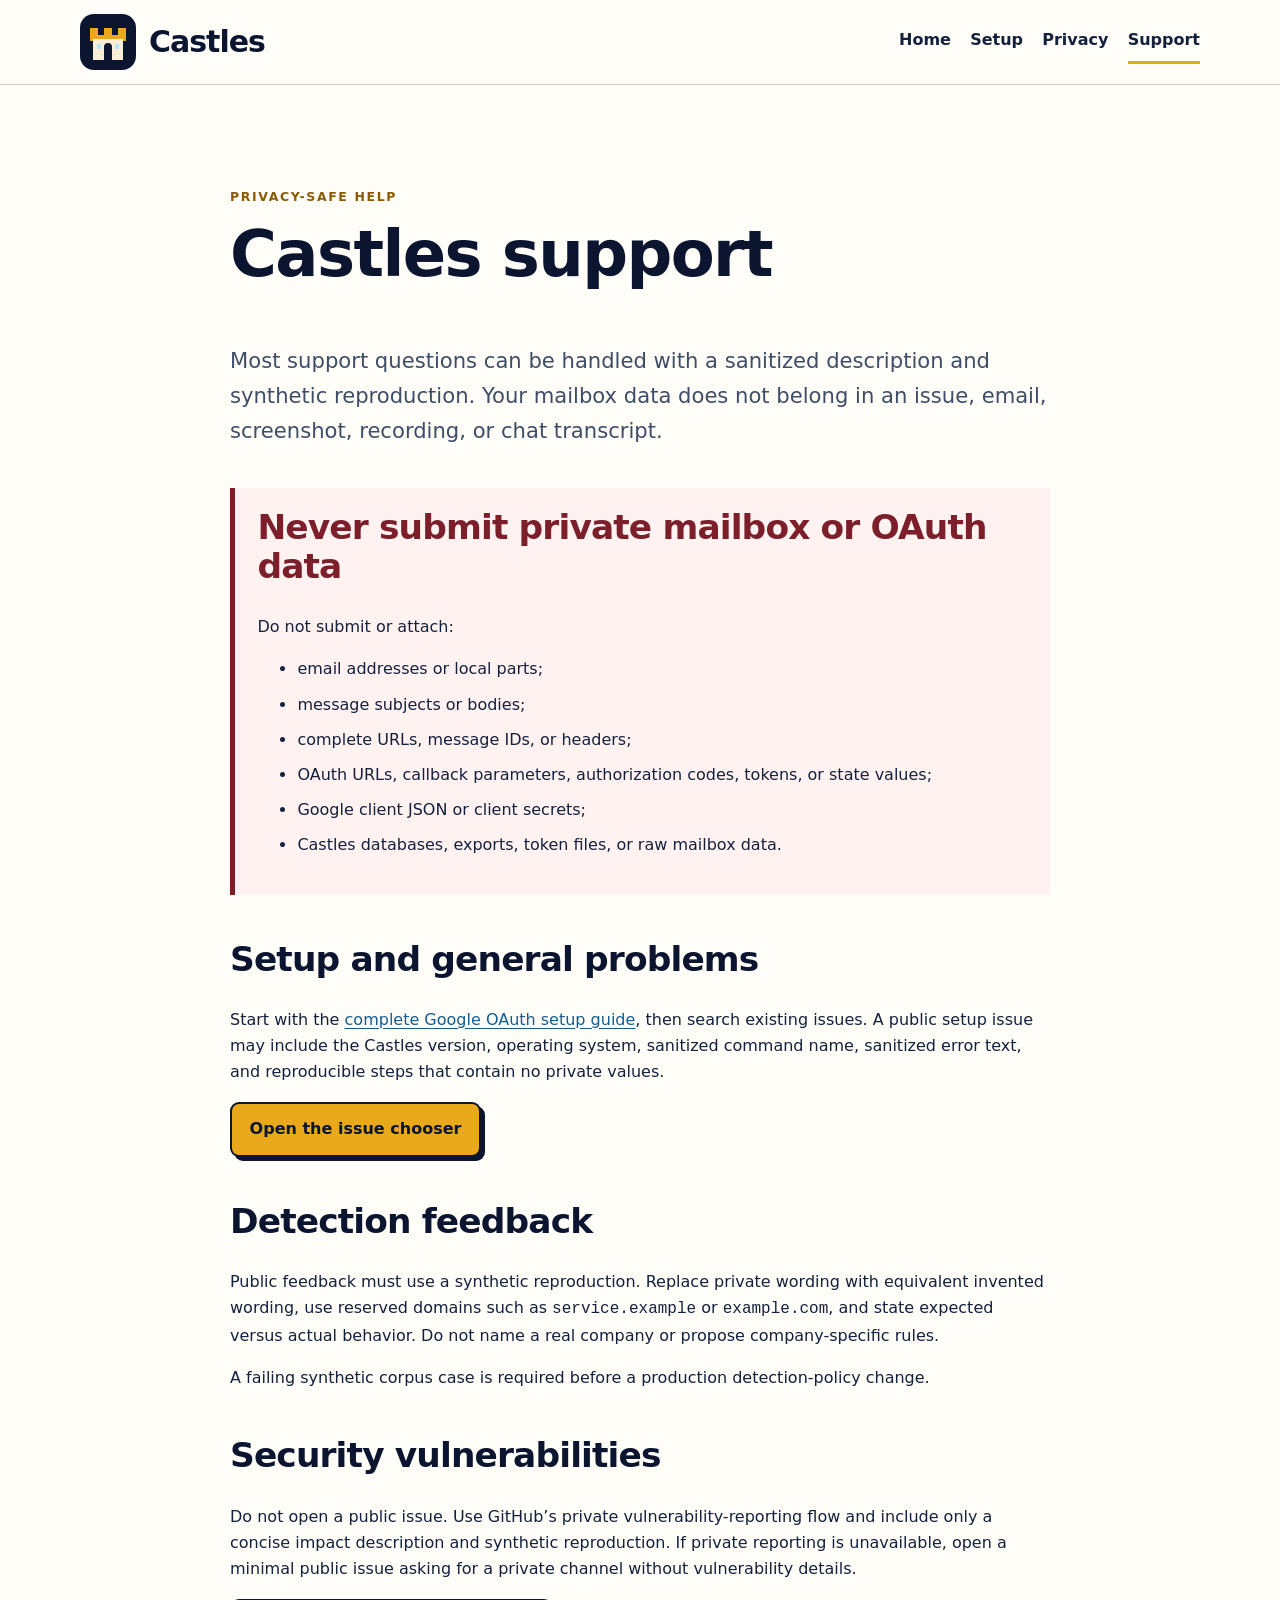
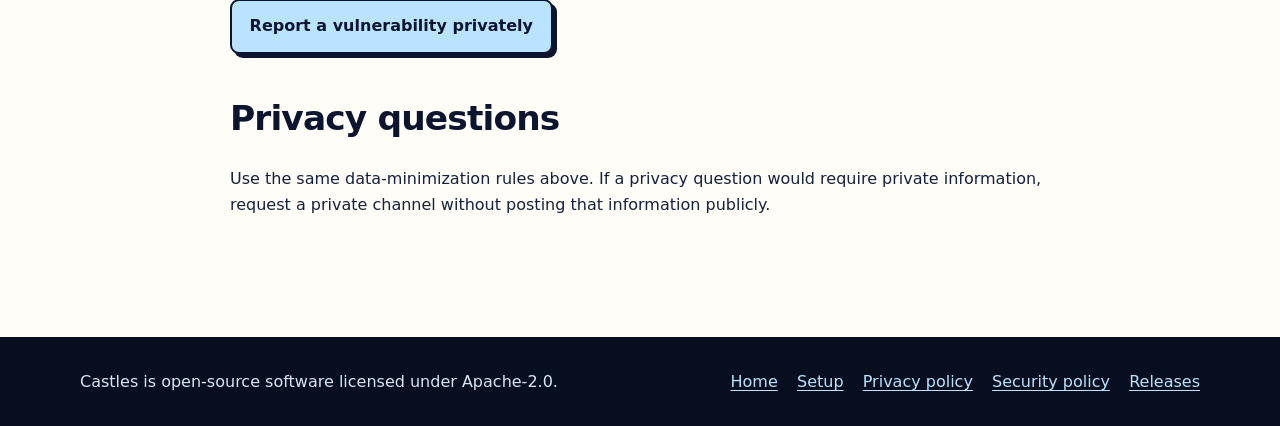
<file: site/support.html>
<!doctype html>
<html lang="en">
<head>
  <meta charset="utf-8">
  <meta name="viewport" content="width=device-width, initial-scale=1">
  <meta name="description" content="Privacy-safe support and security-reporting guidance for Castles.">
  <meta name="referrer" content="no-referrer">
  <meta http-equiv="Content-Security-Policy" content="default-src 'none'; style-src 'self'; img-src 'self'; script-src 'none'; connect-src 'none'; object-src 'none'; base-uri 'none'; form-action 'none'; frame-src 'none'">
  <link rel="canonical" href="https://castles.luigiverona.dev/support.html">
  <link rel="icon" href="favicon.svg" type="image/svg+xml">
  <link rel="stylesheet" href="style.css">
  <title>Support — Castles</title>
</head>
<body>
  <a class="skip" href="#main">Skip to content</a>
  <header class="site-header">
    <div class="wrap header-row">
      <a class="brand" href="index.html" aria-label="Castles home">
        <img src="logo.svg" width="224" height="56" alt="Castles">
      </a>
      <nav aria-label="Primary navigation">
        <a href="index.html">Home</a>
        <a href="setup.html">Setup</a>
        <a href="privacy.html">Privacy</a>
        <a aria-current="page" href="support.html">Support</a>
      </nav>
    </div>
  </header>

  <main id="main" class="policy">
    <article class="wrap prose">
      <p class="eyebrow">Privacy-safe help</p>
      <h1>Castles support</h1>
      <p class="lede">Most support questions can be handled with a sanitized description and synthetic reproduction. Your mailbox data does not belong in an issue, email, screenshot, recording, or chat transcript.</p>

      <section class="danger" aria-labelledby="never-send">
        <h2 id="never-send">Never submit private mailbox or OAuth data</h2>
        <p>Do not submit or attach:</p>
        <ul>
          <li>email addresses or local parts;</li>
          <li>message subjects or bodies;</li>
          <li>complete URLs, message IDs, or headers;</li>
          <li>OAuth URLs, callback parameters, authorization codes, tokens, or state values;</li>
          <li>Google client JSON or client secrets;</li>
          <li>Castles databases, exports, token files, or raw mailbox data.</li>
        </ul>
      </section>

      <h2>Setup and general problems</h2>
      <p>Start with the <a href="setup.html">complete Google OAuth setup guide</a>, then search existing issues. A public setup issue may include the Castles version, operating system, sanitized command name, sanitized error text, and reproducible steps that contain no private values.</p>
      <p><a class="button" href="https://github.com/luigiverona/castles/issues/new/choose">Open the issue chooser</a></p>

      <h2>Detection feedback</h2>
      <p>Public feedback must use a synthetic reproduction. Replace private wording with equivalent invented wording, use reserved domains such as <code>service.example</code> or <code>example.com</code>, and state expected versus actual behavior. Do not name a real company or propose company-specific rules.</p>
      <p>A failing synthetic corpus case is required before a production detection-policy change.</p>

      <h2>Security vulnerabilities</h2>
      <p>Do not open a public issue. Use GitHub’s private vulnerability-reporting flow and include only a concise impact description and synthetic reproduction. If private reporting is unavailable, open a minimal public issue asking for a private channel without vulnerability details.</p>
      <p><a class="button secondary" href="https://github.com/luigiverona/castles/security/advisories/new">Report a vulnerability privately</a></p>

      <h2>Privacy questions</h2>
      <p>Use the same data-minimization rules above. If a privacy question would require private information, request a private channel without posting that information publicly.</p>
    </article>
  </main>

  <footer>
    <div class="wrap footer-grid">
      <p>Castles is open-source software licensed under Apache-2.0.</p>
      <nav aria-label="Footer navigation">
        <a href="index.html">Home</a>
        <a href="setup.html">Setup</a>
        <a href="privacy.html">Privacy policy</a>
        <a href="https://github.com/luigiverona/castles/security/policy">Security policy</a>
        <a href="https://github.com/luigiverona/castles/releases">Releases</a>
      </nav>
    </div>
  </footer>
</body>
</html>
</file>
<file: site/style.css>
:root {
  color-scheme: light;
  --ink: #14213d;
  --ink-soft: #3f4d67;
  --night: #0b1530;
  --paper: #fffdf8;
  --sand: #f3ecdc;
  --gold: #e9a91b;
  --gold-dark: #8a5b00;
  --sky: #b9e3ff;
  --line: #d6ccb9;
  --danger: #7c1f2a;
  --danger-bg: #fff2f1;
  --radius: 18px;
  --shadow: 0 18px 50px rgb(11 21 48 / 10%);
}

* {
  box-sizing: border-box;
}

html {
  background: var(--paper);
  scroll-behavior: smooth;
}

body {
  margin: 0;
  color: var(--ink);
  background: var(--paper);
  font-family: Inter, ui-sans-serif, system-ui, -apple-system, BlinkMacSystemFont, "Segoe UI", sans-serif;
  font-size: 1rem;
  line-height: 1.65;
}

a {
  color: #155d91;
  text-underline-offset: 0.18em;
}

a:hover {
  color: #0b3657;
}

a:focus-visible {
  outline: 3px solid var(--gold);
  outline-offset: 4px;
  border-radius: 4px;
}

img {
  display: block;
  max-width: 100%;
}

code,
pre {
  font-family: ui-monospace, SFMono-Regular, Menlo, Consolas, monospace;
}

code {
  overflow-wrap: anywhere;
}

pre {
  margin: 0;
  padding: 1.35rem;
  overflow-x: auto;
  color: #eef6ff;
  background: var(--night);
  border-radius: 12px;
  box-shadow: var(--shadow);
  font-size: 0.88rem;
  line-height: 1.55;
}

h1,
h2,
h3 {
  margin-top: 0;
  color: var(--night);
  font-weight: 760;
  line-height: 1.12;
  letter-spacing: -0.025em;
}

h1 {
  max-width: 18ch;
  font-size: clamp(2.45rem, 7vw, 5rem);
}

h2 {
  font-size: clamp(1.8rem, 4vw, 3rem);
}

h3 {
  font-size: 1.25rem;
}

.wrap {
  width: min(1120px, calc(100% - 2.5rem));
  margin-inline: auto;
}

.compact {
  max-width: 780px;
}

.skip {
  position: fixed;
  z-index: 10;
  top: 0.75rem;
  left: 0.75rem;
  padding: 0.75rem 1rem;
  color: var(--night);
  background: var(--gold);
  border-radius: 8px;
  transform: translateY(-180%);
}

.skip:focus {
  transform: translateY(0);
}

.site-header {
  border-bottom: 1px solid var(--line);
  background: rgb(255 253 248 / 96%);
}

.header-row {
  display: flex;
  min-height: 84px;
  align-items: center;
  justify-content: space-between;
  gap: 1.5rem;
}

.brand {
  flex: 0 0 auto;
}

.site-header nav,
.footer-grid nav {
  display: flex;
  flex-wrap: wrap;
  gap: 0.5rem 1.2rem;
}

.site-header nav a {
  padding: 0.45rem 0;
  color: var(--ink);
  font-weight: 680;
  text-decoration: none;
  border-bottom: 3px solid transparent;
}

.site-header nav a[aria-current="page"] {
  border-color: var(--gold);
}

.hero {
  padding: clamp(4.5rem, 10vw, 8.5rem) 0;
  background:
    radial-gradient(circle at 85% 20%, rgb(185 227 255 / 70%), transparent 30%),
    linear-gradient(145deg, var(--paper), var(--sand));
}

.hero-grid,
.install-grid {
  display: grid;
  grid-template-columns: minmax(0, 1.55fr) minmax(280px, 0.75fr);
  gap: clamp(2rem, 6vw, 5rem);
  align-items: center;
}

.eyebrow,
.card-kicker {
  margin: 0 0 0.7rem;
  color: var(--gold-dark);
  font-size: 0.78rem;
  font-weight: 800;
  letter-spacing: 0.13em;
  text-transform: uppercase;
}

.lede {
  max-width: 68ch;
  color: var(--ink-soft);
  font-size: clamp(1.1rem, 2vw, 1.32rem);
}

.actions {
  display: flex;
  flex-wrap: wrap;
  align-items: center;
  gap: 1rem 1.35rem;
  margin-top: 2rem;
}

.button {
  display: inline-block;
  padding: 0.78rem 1.1rem;
  color: var(--night);
  background: var(--gold);
  border: 2px solid var(--night);
  border-radius: 9px;
  box-shadow: 4px 4px 0 var(--night);
  font-weight: 780;
  text-decoration: none;
}

.button:hover {
  color: var(--night);
  background: #f5c14a;
  transform: translate(1px, 1px);
  box-shadow: 3px 3px 0 var(--night);
}

.button.secondary {
  background: var(--sky);
}

.text-link {
  font-weight: 730;
}

.scope-card {
  padding: 2rem;
  color: #edf6ff;
  background: var(--night);
  border: 1px solid #263b65;
  border-radius: var(--radius);
  box-shadow: var(--shadow);
}

.scope-card h2 {
  color: white;
  font-size: 2rem;
}

.scope-card code {
  color: var(--sky);
}

.scope-card .card-kicker {
  color: #f5c14a;
}

.section {
  padding: clamp(4rem, 8vw, 7rem) 0;
}

.section + .section {
  border-top: 1px solid var(--line);
}

.cards {
  display: grid;
  grid-template-columns: repeat(3, 1fr);
  gap: 1.15rem;
  margin-top: 2rem;
}

.cards article {
  padding: 1.6rem;
  background: white;
  border: 1px solid var(--line);
  border-radius: var(--radius);
  box-shadow: 0 8px 24px rgb(11 21 48 / 6%);
}

.steps {
  background: var(--sand);
}

.steps ol {
  display: grid;
  grid-template-columns: repeat(4, 1fr);
  gap: 1rem;
  margin: 2rem 0;
  padding: 0;
  list-style: none;
  counter-reset: steps;
}

.steps li {
  padding: 1.35rem;
  background: var(--paper);
  border-top: 5px solid var(--gold);
  border-radius: 8px;
  counter-increment: steps;
}

.steps li::before {
  display: block;
  margin-bottom: 0.7rem;
  color: var(--gold-dark);
  content: "0" counter(steps);
  font-weight: 850;
}

.notice,
.danger {
  padding: 1.25rem 1.4rem;
  border-left: 5px solid var(--gold-dark);
  background: #fff8e6;
}

.revoke {
  color: #eef6ff;
  background: var(--night);
}

.revoke h2,
.revoke a {
  color: white;
}

.policy {
  padding: clamp(3.5rem, 8vw, 7rem) 0;
}

.prose {
  max-width: 820px;
}

.prose h1 {
  max-width: none;
  font-size: clamp(2.4rem, 6vw, 4rem);
}

.prose h2 {
  margin-top: 2.8rem;
  font-size: clamp(1.55rem, 3vw, 2.15rem);
}

.prose li + li {
  margin-top: 0.55rem;
}

.contents {
  margin: 2.5rem 0;
  padding: 1.5rem;
  background: var(--sand);
  border: 1px solid var(--line);
  border-radius: var(--radius);
}

.contents h2 {
  margin: 0;
  font-size: 1.35rem;
}

.contents ol {
  columns: 2;
  margin-bottom: 0;
}

.danger {
  margin: 2.5rem 0;
  border-color: var(--danger);
  background: var(--danger-bg);
}

.danger h2 {
  margin-top: 0;
  color: var(--danger);
}

footer {
  padding: 2rem 0;
  color: #d9e5f7;
  background: #070e20;
}

footer a {
  color: var(--sky);
}

.footer-grid {
  display: flex;
  align-items: center;
  justify-content: space-between;
  gap: 1rem 2rem;
}

.footer-grid p {
  margin: 0;
}

@media (max-width: 820px) {
  .hero-grid,
  .install-grid,
  .cards,
  .steps ol {
    grid-template-columns: 1fr;
  }

  .header-row,
  .footer-grid {
    align-items: flex-start;
    flex-direction: column;
  }

  .header-row {
    padding: 0.8rem 0 1rem;
  }

  .site-header nav {
    width: 100%;
    justify-content: space-between;
  }

  .contents ol {
    columns: 1;
  }
}

@media (prefers-reduced-motion: reduce) {
  html {
    scroll-behavior: auto;
  }

  *,
  *::before,
  *::after {
    transition-duration: 0.01ms !important;
  }
}
</file>
